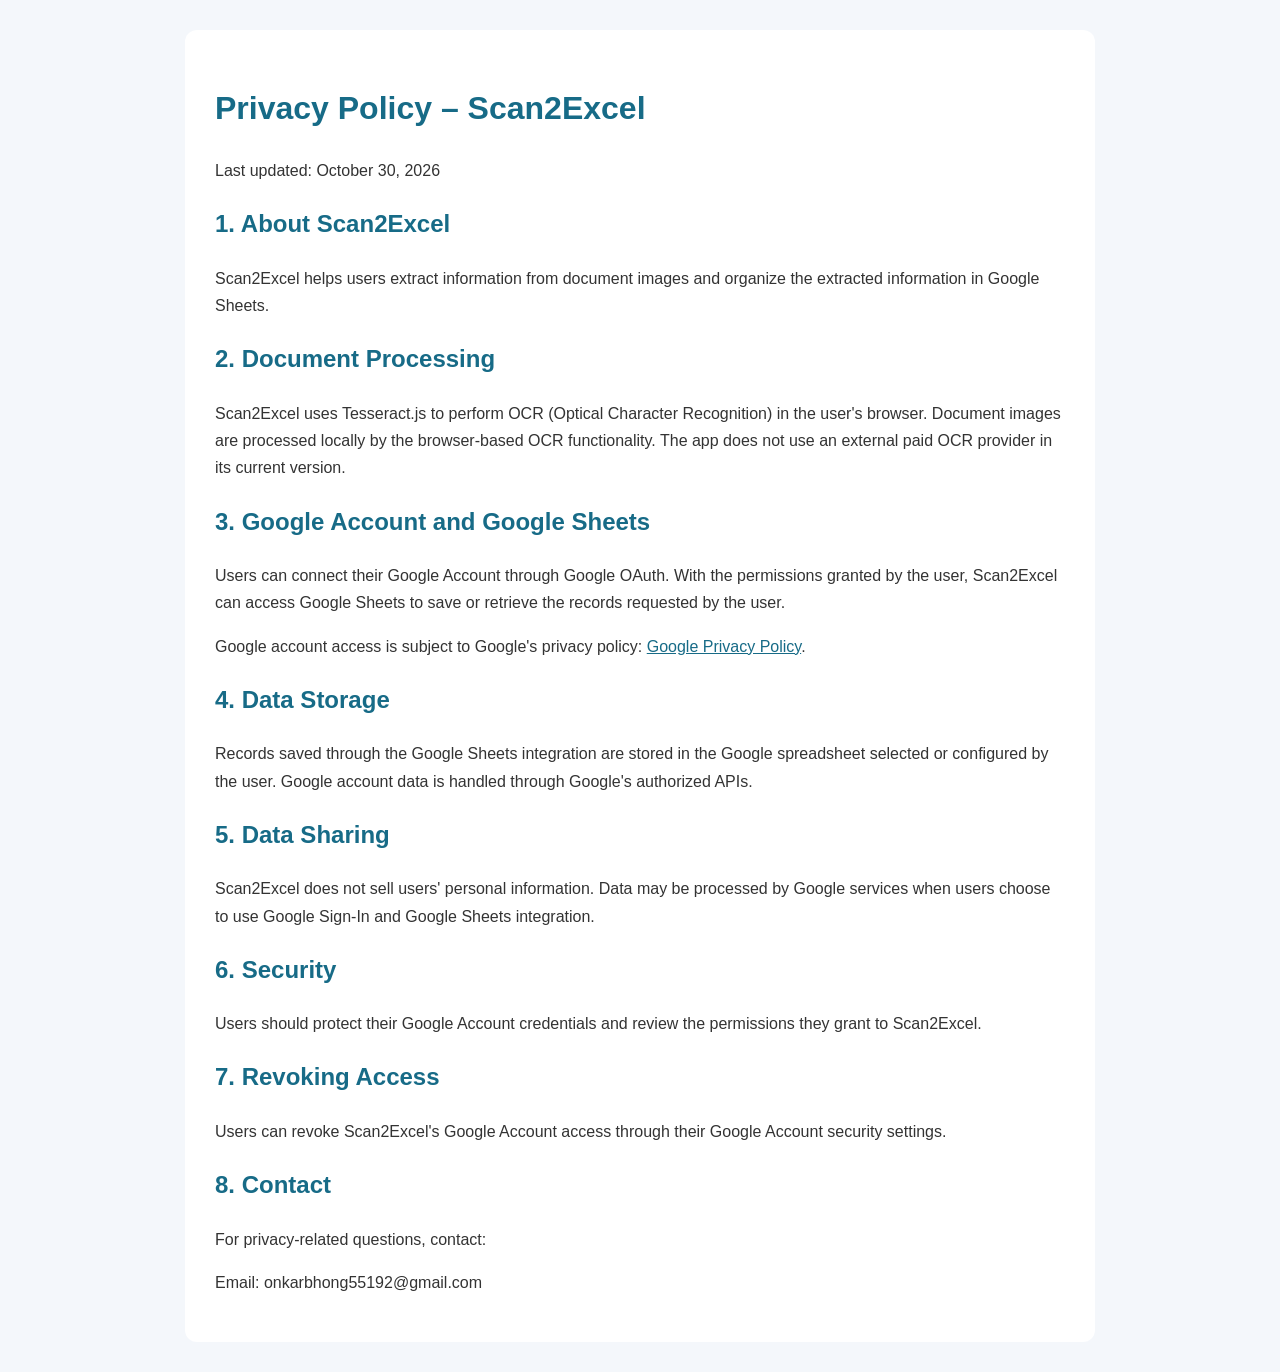
<file: privacy.html>
<!DOCTYPE html>
<html lang="en">
<head>
    <meta charset="UTF-8">
    <meta name="viewport" content="width=device-width, initial-scale=1.0">
    <title>Privacy Policy | Scan2Excel</title>
    <style>
        body {
            font-family: Arial, sans-serif;
            background: #f4f7fb;
            color: #333;
            line-height: 1.7;
            margin: 0;
            padding: 30px 15px;
        }
        .container {
            max-width: 850px;
            margin: auto;
            background: white;
            padding: 30px;
            border-radius: 12px;
        }
        h1, h2 { color: #176b87; }
        a { color: #176b87; }
    </style>
</head>
<body>
<div class="container">
    <h1>Privacy Policy – Scan2Excel</h1>
    <p>Last updated: October 30, 2026</p>

    <h2>1. About Scan2Excel</h2>
    <p>Scan2Excel helps users extract information from document
    images and organize the extracted information in Google Sheets.</p>

    <h2>2. Document Processing</h2>
    <p>Scan2Excel uses Tesseract.js to perform OCR (Optical Character
    Recognition) in the user's browser. Document images are processed
    locally by the browser-based OCR functionality. The app does not
    use an external paid OCR provider in its current version.</p>

    <h2>3. Google Account and Google Sheets</h2>
    <p>Users can connect their Google Account through Google OAuth.
    With the permissions granted by the user, Scan2Excel can access
    Google Sheets to save or retrieve the records requested by the user.</p>
    <p>Google account access is subject to Google's privacy policy:
    <a href="https://policies.google.com/privacy" target="_blank">
    Google Privacy Policy</a>.</p>

    <h2>4. Data Storage</h2>
    <p>Records saved through the Google Sheets integration are stored
    in the Google spreadsheet selected or configured by the user.
    Google account data is handled through Google's authorized APIs.</p>

    <h2>5. Data Sharing</h2>
    <p>Scan2Excel does not sell users' personal information.
    Data may be processed by Google services when users choose
    to use Google Sign-In and Google Sheets integration.</p>

    <h2>6. Security</h2>
    <p>Users should protect their Google Account credentials and
    review the permissions they grant to Scan2Excel.</p>

    <h2>7. Revoking Access</h2>
    <p>Users can revoke Scan2Excel's Google Account access through
    their Google Account security settings.</p>

    <h2>8. Contact</h2>
    <p>For privacy-related questions, contact:</p>
    <p>Email: onkarbhong55192@gmail.com</p>
</div>
</body>
</html>
</file>
